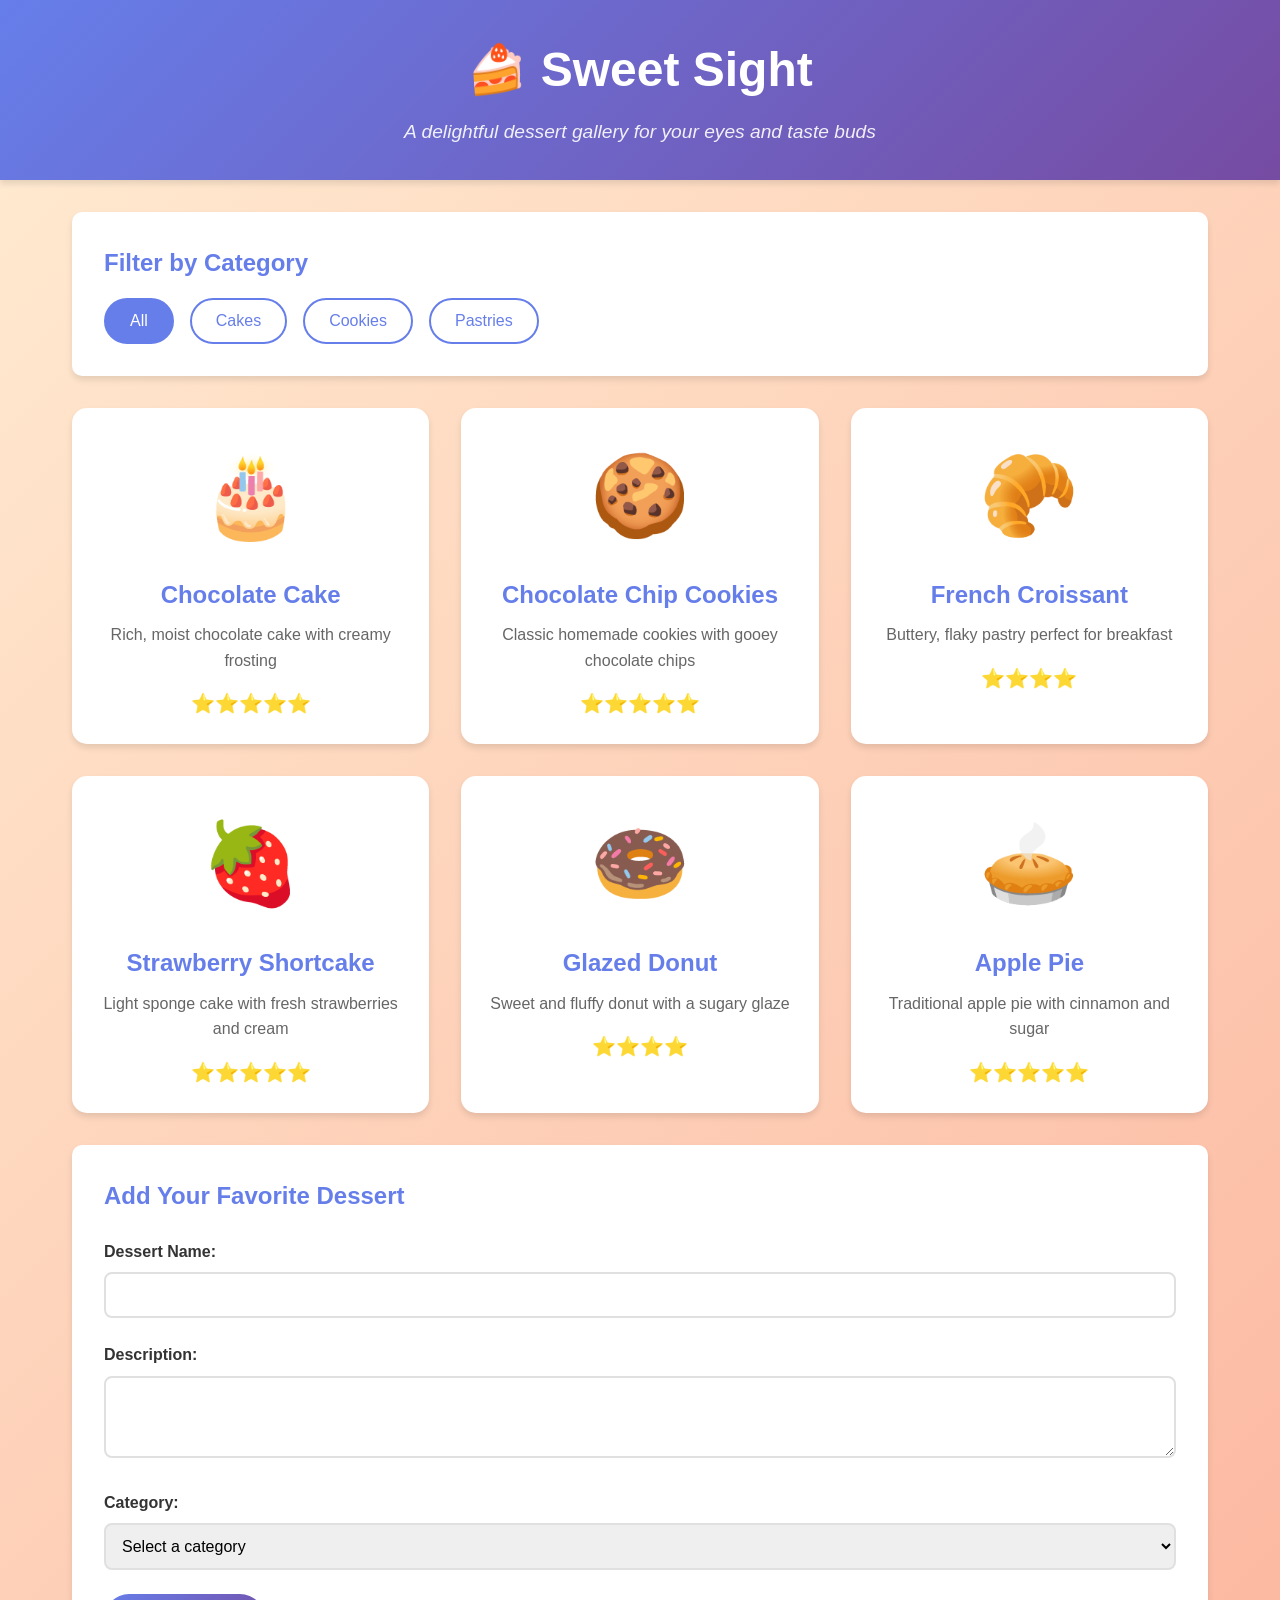
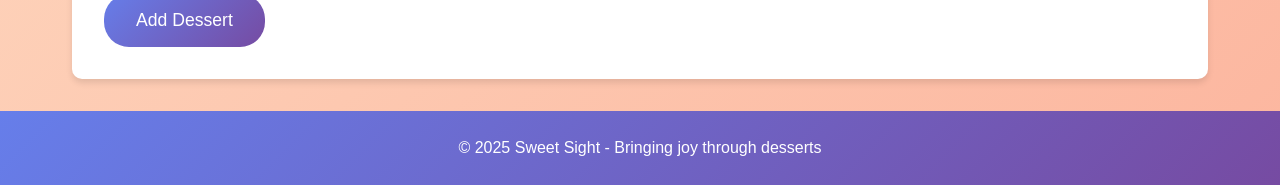
<file: sweet-sight-app/index.html>
<!DOCTYPE html>
<html lang="en">
<head>
    <meta charset="UTF-8">
    <meta name="viewport" content="width=device-width, initial-scale=1.0">
    <title>Sweet Sight - Dessert Gallery</title>
    <link rel="stylesheet" href="styles.css">
</head>
<body>
    <header>
        <h1>🍰 Sweet Sight</h1>
        <p class="tagline">A delightful dessert gallery for your eyes and taste buds</p>
    </header>

    <main>
        <section class="filter-section">
            <h2>Filter by Category</h2>
            <div class="filter-buttons">
                <button class="filter-btn active" data-category="all">All</button>
                <button class="filter-btn" data-category="cakes">Cakes</button>
                <button class="filter-btn" data-category="cookies">Cookies</button>
                <button class="filter-btn" data-category="pastries">Pastries</button>
            </div>
        </section>

        <section class="gallery">
            <div class="dessert-card" data-category="cakes">
                <div class="dessert-image">🎂</div>
                <h3>Chocolate Cake</h3>
                <p>Rich, moist chocolate cake with creamy frosting</p>
                <div class="rating">⭐⭐⭐⭐⭐</div>
            </div>

            <div class="dessert-card" data-category="cookies">
                <div class="dessert-image">🍪</div>
                <h3>Chocolate Chip Cookies</h3>
                <p>Classic homemade cookies with gooey chocolate chips</p>
                <div class="rating">⭐⭐⭐⭐⭐</div>
            </div>

            <div class="dessert-card" data-category="pastries">
                <div class="dessert-image">🥐</div>
                <h3>French Croissant</h3>
                <p>Buttery, flaky pastry perfect for breakfast</p>
                <div class="rating">⭐⭐⭐⭐</div>
            </div>

            <div class="dessert-card" data-category="cakes">
                <div class="dessert-image">🍓</div>
                <h3>Strawberry Shortcake</h3>
                <p>Light sponge cake with fresh strawberries and cream</p>
                <div class="rating">⭐⭐⭐⭐⭐</div>
            </div>

            <div class="dessert-card" data-category="cookies">
                <div class="dessert-image">🍩</div>
                <h3>Glazed Donut</h3>
                <p>Sweet and fluffy donut with a sugary glaze</p>
                <div class="rating">⭐⭐⭐⭐</div>
            </div>

            <div class="dessert-card" data-category="pastries">
                <div class="dessert-image">🥧</div>
                <h3>Apple Pie</h3>
                <p>Traditional apple pie with cinnamon and sugar</p>
                <div class="rating">⭐⭐⭐⭐⭐</div>
            </div>
        </section>

        <section class="add-dessert-section">
            <h2>Add Your Favorite Dessert</h2>
            <form id="dessert-form">
                <div class="form-group">
                    <label for="dessert-name">Dessert Name:</label>
                    <input type="text" id="dessert-name" required>
                </div>
                <div class="form-group">
                    <label for="dessert-description">Description:</label>
                    <textarea id="dessert-description" rows="3" required></textarea>
                </div>
                <div class="form-group">
                    <label for="dessert-category">Category:</label>
                    <select id="dessert-category" required>
                        <option value="">Select a category</option>
                        <option value="cakes">Cakes</option>
                        <option value="cookies">Cookies</option>
                        <option value="pastries">Pastries</option>
                    </select>
                </div>
                <button type="submit">Add Dessert</button>
            </form>
        </section>
    </main>

    <footer>
        <p>&copy; 2025 Sweet Sight - Bringing joy through desserts</p>
    </footer>

    <script src="script.js"></script>
</body>
</html>
</file>
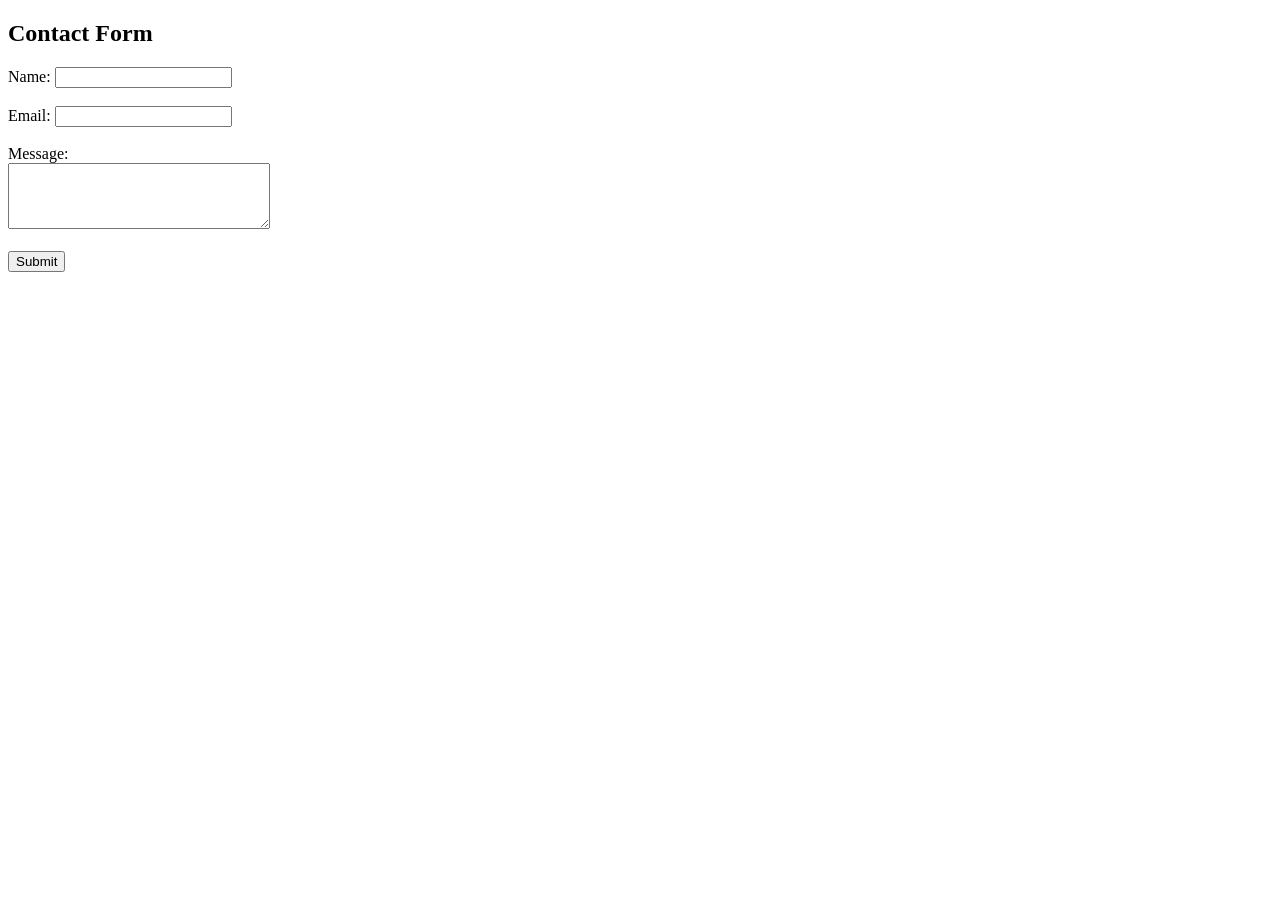
<file: Form.html>
<!DOCTYPE html>
<html lang="en">
<head>
    <meta charset="UTF-8">
    <title>Simple Form</title>
</head>
<body>
    <h2>Contact Form</h2>
    <form>
        <label for="name">Name:</label>
        <input type="text" id="name" name="name" required><br><br>

        <label for="email">Email:</label>
        <input type="email" id="email" name="email" required><br><br>

        <label for="message">Message:</label><br>
        <textarea id="message" name="message" rows="4" cols="30" required></textarea><br><br>

        <button type="submit">Submit</button>
    </form>
</body>
</html>
</file>
<file: sweet-sight-app/styles.css>
* {
    margin: 0;
    padding: 0;
    box-sizing: border-box;
}

body {
    font-family: 'Segoe UI', Tahoma, Geneva, Verdana, sans-serif;
    background: linear-gradient(135deg, #ffecd2 0%, #fcb69f 100%);
    color: #333;
    line-height: 1.6;
    min-height: 100vh;
}

header {
    background: linear-gradient(135deg, #667eea 0%, #764ba2 100%);
    color: white;
    text-align: center;
    padding: 2rem;
    box-shadow: 0 4px 6px rgba(0, 0, 0, 0.1);
}

header h1 {
    font-size: 3rem;
    margin-bottom: 0.5rem;
}

.tagline {
    font-size: 1.2rem;
    font-style: italic;
    opacity: 0.9;
}

main {
    max-width: 1200px;
    margin: 2rem auto;
    padding: 0 2rem;
}

.filter-section {
    background: white;
    padding: 2rem;
    border-radius: 10px;
    box-shadow: 0 4px 6px rgba(0, 0, 0, 0.1);
    margin-bottom: 2rem;
}

.filter-section h2 {
    margin-bottom: 1rem;
    color: #667eea;
}

.filter-buttons {
    display: flex;
    gap: 1rem;
    flex-wrap: wrap;
}

.filter-btn {
    padding: 0.75rem 1.5rem;
    border: 2px solid #667eea;
    background: white;
    color: #667eea;
    border-radius: 25px;
    cursor: pointer;
    font-size: 1rem;
    transition: all 0.3s ease;
}

.filter-btn:hover {
    background: #667eea;
    color: white;
    transform: translateY(-2px);
    box-shadow: 0 4px 8px rgba(102, 126, 234, 0.3);
}

.filter-btn.active {
    background: #667eea;
    color: white;
}

.gallery {
    display: grid;
    grid-template-columns: repeat(auto-fill, minmax(280px, 1fr));
    gap: 2rem;
    margin-bottom: 2rem;
}

.dessert-card {
    background: white;
    border-radius: 15px;
    padding: 1.5rem;
    box-shadow: 0 4px 6px rgba(0, 0, 0, 0.1);
    transition: transform 0.3s ease, box-shadow 0.3s ease;
    text-align: center;
}

.dessert-card:hover {
    transform: translateY(-5px);
    box-shadow: 0 8px 12px rgba(0, 0, 0, 0.2);
}

.dessert-card.hidden {
    display: none;
}

.dessert-image {
    font-size: 5rem;
    margin-bottom: 1rem;
}

.dessert-card h3 {
    color: #667eea;
    margin-bottom: 0.5rem;
    font-size: 1.5rem;
}

.dessert-card p {
    color: #666;
    margin-bottom: 1rem;
}

.rating {
    font-size: 1.2rem;
}

.add-dessert-section {
    background: white;
    padding: 2rem;
    border-radius: 10px;
    box-shadow: 0 4px 6px rgba(0, 0, 0, 0.1);
    margin-bottom: 2rem;
}

.add-dessert-section h2 {
    color: #667eea;
    margin-bottom: 1.5rem;
}

.form-group {
    margin-bottom: 1.5rem;
}

.form-group label {
    display: block;
    margin-bottom: 0.5rem;
    font-weight: 600;
    color: #333;
}

.form-group input,
.form-group textarea,
.form-group select {
    width: 100%;
    padding: 0.75rem;
    border: 2px solid #e0e0e0;
    border-radius: 8px;
    font-size: 1rem;
    font-family: inherit;
    transition: border-color 0.3s ease;
}

.form-group input:focus,
.form-group textarea:focus,
.form-group select:focus {
    outline: none;
    border-color: #667eea;
}

#dessert-form button {
    background: linear-gradient(135deg, #667eea 0%, #764ba2 100%);
    color: white;
    padding: 1rem 2rem;
    border: none;
    border-radius: 25px;
    font-size: 1.1rem;
    cursor: pointer;
    transition: transform 0.3s ease, box-shadow 0.3s ease;
}

#dessert-form button:hover {
    transform: translateY(-2px);
    box-shadow: 0 4px 8px rgba(102, 126, 234, 0.4);
}

footer {
    background: linear-gradient(135deg, #667eea 0%, #764ba2 100%);
    color: white;
    text-align: center;
    padding: 1.5rem;
    margin-top: 2rem;
}

@media (max-width: 768px) {
    header h1 {
        font-size: 2rem;
    }

    .tagline {
        font-size: 1rem;
    }

    .gallery {
        grid-template-columns: 1fr;
    }

    .filter-buttons {
        flex-direction: column;
    }

    .filter-btn {
        width: 100%;
    }
}
</file>
